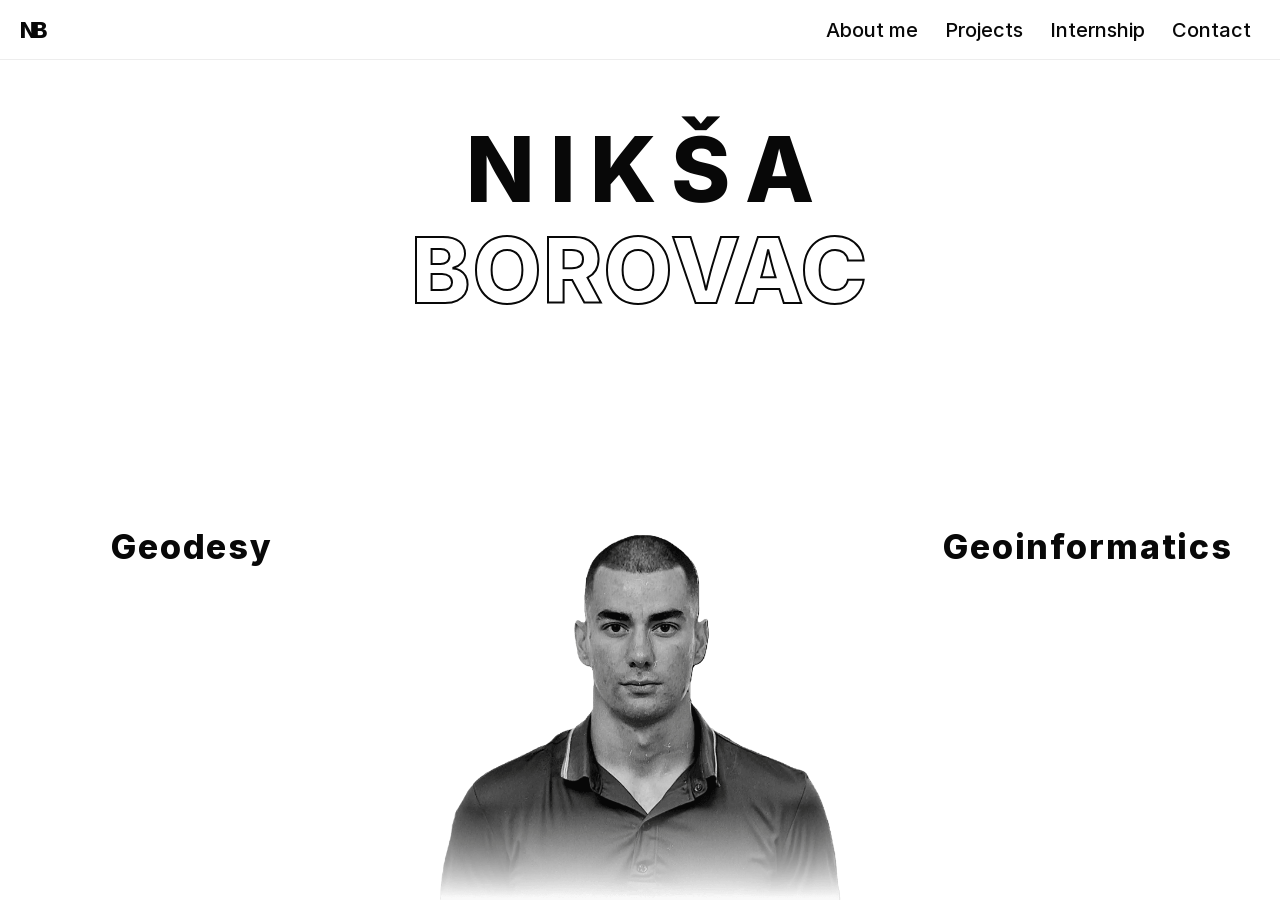
<file: index.html>
<!doctype html>
<html lang="en">
<head>
  <meta charset="utf-8">
  <meta name="viewport" content="width=device-width, initial-scale=1">
  <meta name="description" content="Geodesy, surveying, hydrography and geoinformatics. The portfolio of Nikša Borovac.">
  <meta name="theme-color" content="#ffffff">
  <meta property="og:title" content="Nikša Borovac">
  <meta property="og:description" content="Geodesy, surveying, hydrography and geoinformatics. The portfolio of Nikša Borovac.">
  <meta property="og:type" content="website">
  <title>Nikša Borovac</title>
  <link rel="icon" href="./favicon.svg" type="image/svg+xml">
  <link rel="stylesheet" href="./styles.css?v=home-4">
  <script src="./site.js" defer></script>
</head>
<body>
<a class="skip-link" href="#main">Skip to content</a>
<header class="site-header">
  <a class="monogram" href="./" aria-label="Nikša Borovac — home">NB</a>
  <nav class="site-nav" aria-label="Main navigation"><a href="./aboutme/">About me</a> <a href="./projects/">Projects</a> <a href="./internship/">Internship</a> <a href="./contact/">Contact</a></nav>
</header>
<main id="main" class="home-hero">
  <h1 class="hero-name"><span class="first-name">NIKŠA</span><span class="last-name">BOROVAC</span></h1>
  <img class="hero-portrait" src="./assets/portrait.png" width="1517" height="1593" alt="Portrait of Nikša Borovac" fetchpriority="high">
  <div class="discipline discipline-left" role="img" aria-label="Geodesy, Surveying, Hydrography, GNSS"><div class="discipline-track" aria-hidden="true"><span>Geodesy</span><span>Surveying</span><span>Hydrography</span><span>GNSS</span><span>Geodesy</span></div></div>
  <div class="discipline discipline-right" role="img" aria-label="Geoinformatics, Remote Sensing, Cartography, GIS"><div class="discipline-track" aria-hidden="true"><span>Geoinformatics</span><span>Remote Sensing</span><span>Cartography</span><span>GIS</span><span>Geoinformatics</span></div></div>
</main>

</body>
</html>
</file>
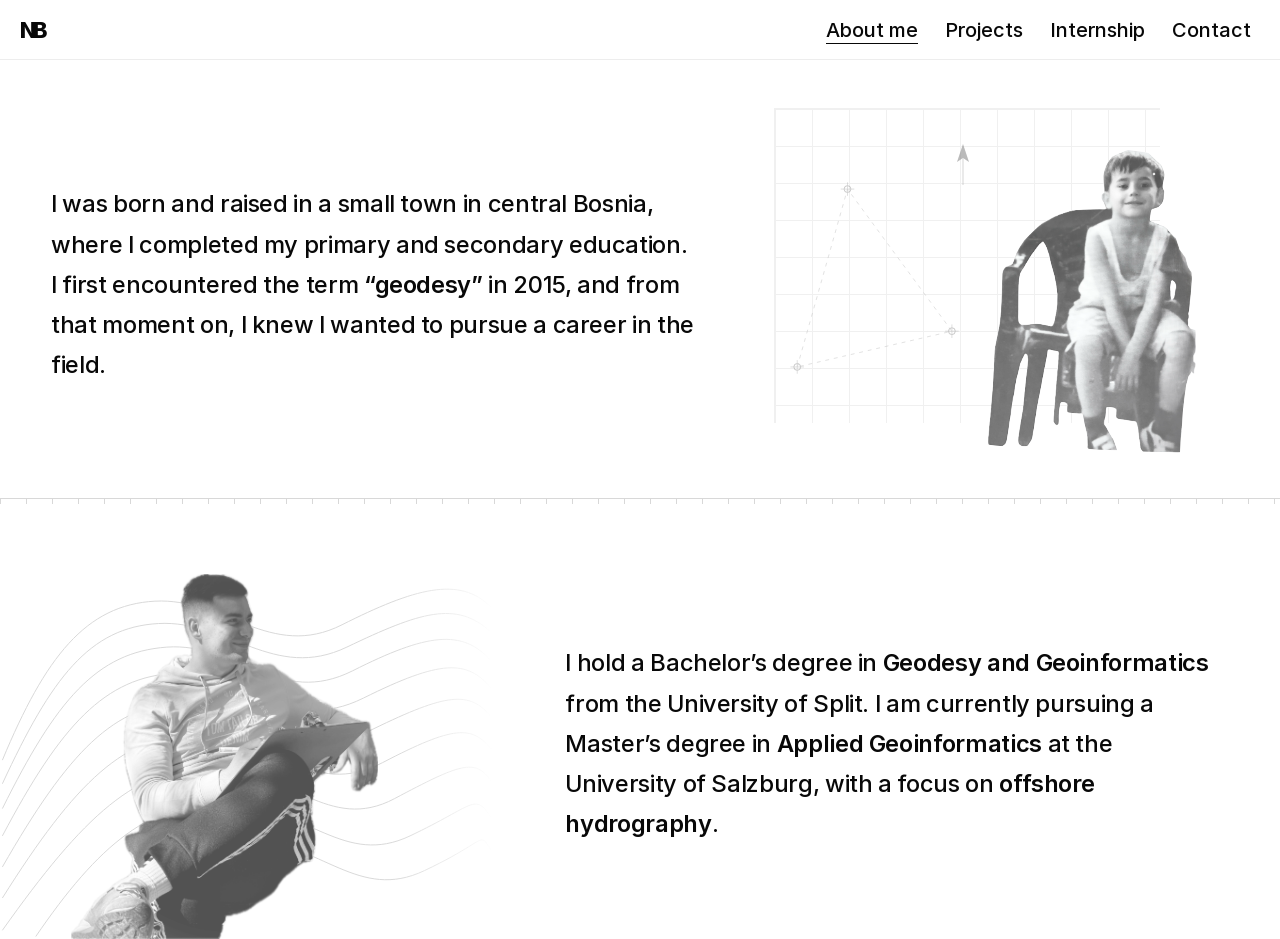
<file: aboutme/index.html>
<!doctype html>
<html lang="en">
<head>
  <meta charset="utf-8">
  <meta name="viewport" content="width=device-width, initial-scale=1">
  <meta name="description" content="Education, background and interests in geodesy, geoinformatics and hydrography.">
  <meta name="theme-color" content="#ffffff">
  <meta property="og:title" content="About me — Nikša Borovac">
  <meta property="og:description" content="Education, background and interests in geodesy, geoinformatics and hydrography.">
  <meta property="og:type" content="website">
  <title>About me — Nikša Borovac</title>
  <link rel="icon" href="../favicon.svg" type="image/svg+xml">
  <link rel="stylesheet" href="../styles.css?v=about-5">
  <script src="../site.js" defer></script>
</head>
<body>
<a class="skip-link" href="#main">Skip to content</a>
<header class="site-header">
  <a class="monogram" href="../" aria-label="Nikša Borovac — home">NB</a>
  <nav class="site-nav" aria-label="Main navigation"><a href="../aboutme/" aria-current="page">About me</a> <a href="../projects/">Projects</a> <a href="../internship/">Internship</a> <a href="../contact/">Contact</a></nav>
</header>
<main id="main" class="about-page">
  <h1 class="sr-only">About me</h1>
  <section class="story" aria-label="How it started">
    <p>I was born and raised in a small town in central Bosnia, where I completed my primary and secondary education. I first encountered the term <strong>“geodesy”</strong> in 2015, and from that moment on, I knew I wanted to pursue a career in the field.</p>
    <div class="story-picture">
      <svg class="story-photo-clip" width="0" height="0" aria-hidden="true" focusable="false"><defs><clipPath id="story-child-outline" clipPathUnits="objectBoundingBox"><path clip-rule="evenodd" d="M0.40515,0.82769 0.39813,0.82000 0.37705,0.82000 0.37002,0.84154 0.36768,0.88462 0.35597,0.88923 0.34192,0.87846 0.36534,0.66615 0.31850,0.66000 0.26932,0.82769 0.24590,0.92923 0.22248,0.95231 0.19672,0.95231 0.18267,0.94615 0.17799,0.93231 0.20141,0.84000 0.22482,0.69385 0.22248,0.67692 0.21077,0.67385 0.18970,0.70308 0.17096,0.75385 0.12646,0.94154 0.10773,0.95231 0.04215,0.94769 0.03981,0.93231 0.06323,0.77077 0.07026,0.66000 0.09133,0.59385 0.10070,0.54154 0.10773,0.42154 0.12178,0.40769 0.15457,0.39846 0.17096,0.36615 0.20609,0.32769 0.29274,0.27385 0.35597,0.25231 0.42623,0.23692 0.58314,0.23231 0.57611,0.21538 0.56440,0.20462 0.56440,0.18923 0.57611,0.18308 0.57143,0.13231 0.58548,0.10000 0.61358,0.07385 0.68618,0.05385 0.77283,0.06154 0.78454,0.06462 0.84309,0.10154 0.85714,0.12923 0.84778,0.16000 0.84778,0.17077 0.85480,0.17846 0.85012,0.21077 0.82904,0.22769 0.79625,0.23538 0.78923,0.26923 0.85714,0.28615 0.90867,0.32154 0.92506,0.35538 0.95316,0.38000 0.96487,0.40923 0.98126,0.42462 0.98361,0.43538 0.96487,0.58615 0.97658,0.59538 1.00000,0.60000 1.00000,0.66923 0.99532,0.66923 0.99063,0.67846 0.99063,0.69385 1.00000,0.69846 1.00000,0.71385 0.99532,0.71385 0.99297,0.73231 0.97658,0.72923 0.97424,0.73692 0.96721,0.73846 0.95550,0.76769 0.94145,0.84000 0.92740,0.97077 0.75410,0.96923 0.74239,0.95692 0.73302,0.90154 0.72365,0.87846 0.63700,0.86923 0.62998,0.86308 0.63232,0.84000 0.60422,0.83385 0.58782,0.83538 0.57845,0.88615 0.62061,0.93077 0.63700,0.96462 0.50585,0.96154 0.49883,0.95692 0.49883,0.92308 0.47775,0.85692 0.47541,0.85385 0.40984,0.85077 0.40515,0.84769Z M0.35831,0.52462 0.36066,0.49077 0.34895,0.44000 0.31148,0.35077 0.29742,0.33385 0.29040,0.33385 0.24356,0.37077 0.18970,0.42923 0.18267,0.46615 0.18267,0.57385 0.19438,0.58308 0.26932,0.58000 0.33489,0.58769 0.34895,0.56923Z M0.89930,0.45385 0.89461,0.45077 0.88525,0.45231 0.88525,0.50462 0.89696,0.50308 0.90164,0.49231 0.90632,0.46154Z"/></clipPath></defs></svg>
      <div class="story-survey-grid" aria-hidden="true"></div>
      <svg class="story-survey-geometry" viewBox="0 0 200 300" fill="none" aria-hidden="true" focusable="false"><path d="M20 242 72 58 180 205Z" stroke="#bbb" stroke-width=".8" stroke-dasharray="4 5"/><circle cx="20" cy="242" r="3.5" stroke="#999"/><circle cx="72" cy="58" r="3.5" stroke="#999"/><circle cx="180" cy="205" r="3.5" stroke="#999"/><path d="M13 242h14m-7-7v14M65 58h14m-7-7v14M173 205h14m-7-7v14" stroke="#aaa" stroke-width=".7"/></svg>
      <img class="story-child" style="clip-path: url(#story-child-outline)" src="../assets/childhood.jpg" alt="Nikša as a child" width="2688" height="4094">
      <svg class="story-north" viewBox="0 0 24 68" aria-hidden="true" focusable="false"><path d="M12 21 6 39 12 35 18 39Z" fill="#777"/><path d="M12 35V62" stroke="#999" stroke-width=".8"/></svg>
    </div>
  </section>
  <div class="story-separator" aria-hidden="true"></div>
  <section class="story story-second" aria-label="Education and interests">
    <div class="story-picture">
      <svg class="story-contours" viewBox="-2 -2 414 314" fill="none" stroke="currentColor" stroke-width=".8" preserveAspectRatio="none" aria-hidden="true" focusable="false"><path d="M0 168C36 85 70 43 128 40S225 88 285 59 384 19 410 45"/><path d="M0 187C41 102 73 61 131 58S228 105 289 77 381 39 410 65"/><path d="M0 207C45 120 79 81 138 77S232 126 294 96 386 62 410 88"/><path d="M0 229C49 140 86 101 145 98S238 149 303 118 390 87 410 110"/><path d="M0 254C55 162 94 122 153 122S249 172 311 143 392 112 410 133"/><path d="M0 279C61 186 103 146 165 147S259 200 319 170 394 140 410 159"/><path d="M0 305C68 213 113 172 177 174S274 227 329 199 397 166 410 185"/><path d="M28 310C80 237 125 199 191 203S287 254 342 229 396 194 410 214"/><path d="M65 310C99 266 142 227 205 231S299 282 354 257 399 225 410 240"/></svg>
      <img class="story-adult" src="../assets/about-portrait.png" alt="Nikša Borovac with a clipboard" width="2606" height="3103" loading="lazy">
    </div>
    <p>I hold a Bachelor’s degree in <strong>Geodesy and Geoinformatics</strong> from the University of Split. I am currently pursuing a Master’s degree in <strong>Applied Geoinformatics</strong> at the University of Salzburg, with a focus on <strong>offshore hydrography</strong>.</p>
  </section>
</main>

</body>
</html>
</file>
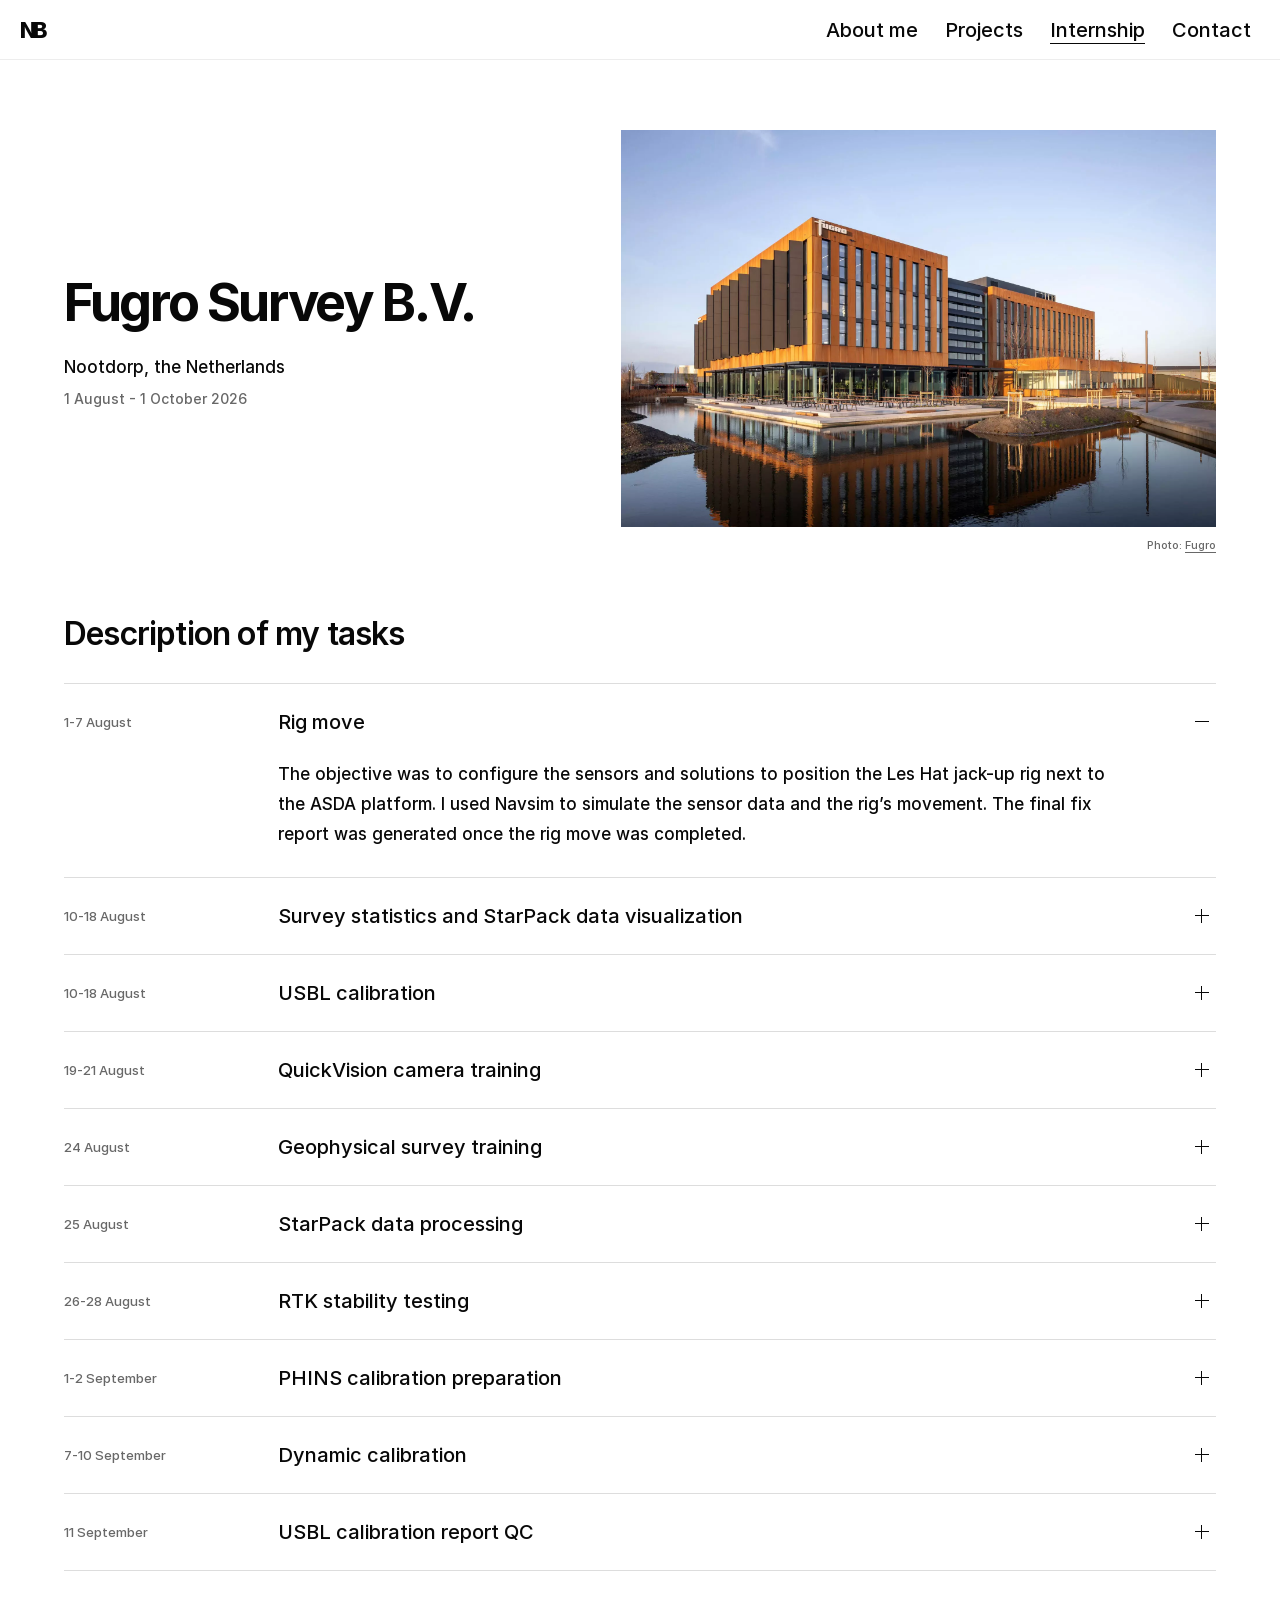
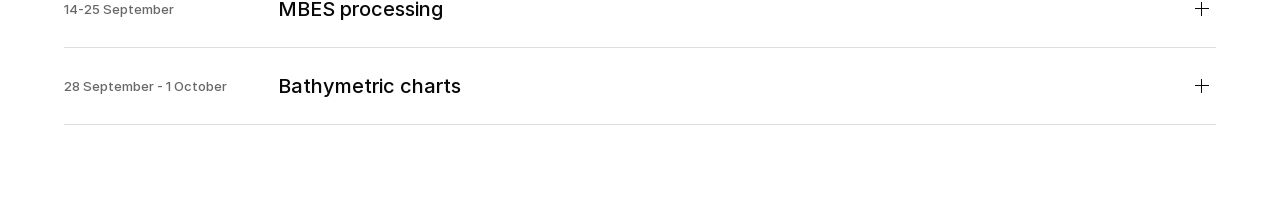
<file: internship/index.html>
<!doctype html>
<html lang="en">
<head>
  <meta charset="utf-8">
  <meta name="viewport" content="width=device-width, initial-scale=1">
  <meta name="description" content="Fugro Survey B.V. - Nootdorp, the Netherlands. 1 August - 1 October 2026.">
  <meta name="theme-color" content="#ffffff">
  <meta property="og:title" content="Internship - Nikša Borovac">
  <meta property="og:description" content="Fugro Survey B.V. - Nootdorp, the Netherlands. 1 August - 1 October 2026.">
  <meta property="og:type" content="website">
  <title>Internship - Nikša Borovac</title>
  <link rel="icon" href="../favicon.svg" type="image/svg+xml">
  <link rel="stylesheet" href="../styles.css?v=internship-2">
  <script src="../site.js" defer></script>
</head>
<body>
<a class="skip-link" href="#main">Skip to content</a>
<header class="site-header">
  <a class="monogram" href="../" aria-label="Nikša Borovac — home">NB</a>
  <nav class="site-nav" aria-label="Main navigation"><a href="../aboutme/">About me</a> <a href="../projects/">Projects</a> <a href="../internship/" aria-current="page">Internship</a> <a href="../contact/">Contact</a></nav>
</header>
<main id="main" class="internship-page">
  <section class="internship-hero" aria-labelledby="internship-heading">
    <div class="internship-intro">
      <h1 id="internship-heading">Fugro Survey B.V.</h1>
      <p class="internship-location">Nootdorp, the Netherlands</p>
      <p class="internship-period">1 August - 1 October 2026</p>
    </div>
    <figure class="internship-photo">
      <img src="../assets/internship/fugro-nootdorp.webp" alt="Fugro office building in Nootdorp, the Netherlands" width="2048" height="1366" fetchpriority="high">
      <figcaption>Photo: <a href="https://www.fugro.com/contact/locations/netherlands" target="_blank" rel="noopener noreferrer">Fugro</a></figcaption>
    </figure>
  </section>
  <section class="internship-tasks" aria-labelledby="internship-tasks-heading">
    <h2 id="internship-tasks-heading">Description of my tasks</h2>
    <details class="internship-task" name="internship-tasks" open>
  <summary><span class="internship-task-date">1-7 August</span><span class="internship-task-title">Rig move</span><span class="internship-task-toggle" aria-hidden="true"></span></summary>
  <div class="internship-task-copy"><p>The objective was to configure the sensors and solutions to position the Les Hat jack-up rig next to the ASDA platform. I used Navsim to simulate the sensor data and the rig’s movement. The final fix report was generated once the rig move was completed.</p></div>
</details><details class="internship-task" name="internship-tasks">
  <summary><span class="internship-task-date">10-18 August</span><span class="internship-task-title">Survey statistics and StarPack data visualization</span><span class="internship-task-toggle" aria-hidden="true"></span></summary>
  <div class="internship-task-copy"><p>I processed logged GNSS data from different StarPack positioning algorithms using Excel. The supplied reference point was used to derive horizontal and 3D position errors. The results were summarized using standard deviation and RMSE, with the position errors visualized in scatter plots.</p></div>
</details><details class="internship-task" name="internship-tasks">
  <summary><span class="internship-task-date">10-18 August</span><span class="internship-task-title">USBL calibration</span><span class="internship-task-toggle" aria-hidden="true"></span></summary>
  <div class="internship-task-copy"><p>I configured the Starfix project and selected Extended Cardinal Point as the calibration method. Navsim was used to simulate the survey data. I compared the scatter plots before and after calibration and applied the correction values. The USBL calibration report was generated as the final output.</p></div>
</details><details class="internship-task" name="internship-tasks">
  <summary><span class="internship-task-date">19-21 August</span><span class="internship-task-title">QuickVision camera training</span><span class="internship-task-toggle" aria-hidden="true"></span></summary>
  <div class="internship-task-copy"><p>I supported the training of the offshore crew after being lectured about the QuickVision camera. My first duty was to present the camera and its benefits. In the practical part, I connected the devices explained during the presentation.</p></div>
</details><details class="internship-task" name="internship-tasks">
  <summary><span class="internship-task-date">24 August</span><span class="internship-task-title">Geophysical survey training</span><span class="internship-task-toggle" aria-hidden="true"></span></summary>
  <div class="internship-task-copy"><p>I was introduced to seismic reflection and refraction surveys, together with the instruments used for them. During the workshop visit, I was shown damaged equipment and the causes of its breakdowns.</p></div>
</details><details class="internship-task" name="internship-tasks">
  <summary><span class="internship-task-date">25 August</span><span class="internship-task-title">StarPack data processing</span><span class="internship-task-toggle" aria-hidden="true"></span></summary>
  <div class="internship-task-copy"><p>I downloaded the logged StarPack data and used SPEXPORT to extract the GNSS records from eight .spm files. The resulting .rt27 file was converted to RINEX using Trimble Convert to RINEX. I uploaded the RINEX file to CSRS-PPP to derive the final PPP positions.</p></div>
</details><details class="internship-task" name="internship-tasks">
  <summary><span class="internship-task-date">26-28 August</span><span class="internship-task-title">RTK stability testing</span><span class="internship-task-toggle" aria-hidden="true"></span></summary>
  <div class="internship-task-copy"><p>My mentor and I tested the Septentrio GNSS receiver’s position stability and CPU load at different output frequencies. RxControl was used to configure the receivers and adjust their output. The position records remained stable, but the CPU load reached 100% at 100 Hz. We therefore selected a 50 Hz output, which resulted in approximately 70% CPU load.</p></div>
</details><details class="internship-task" name="internship-tasks">
  <summary><span class="internship-task-date">1-2 September</span><span class="internship-task-title">PHINS calibration preparation</span><span class="internship-task-toggle" aria-hidden="true"></span></summary>
  <div class="internship-task-copy"><p>I physically connected the sensors and configured them using their designated software. I set up the DVL parameters in BBTALK and used the PHINS web interface to define input/output ports and lever arms. The final step was to integrate the sensors in Starfix and validate the configuration, with the heading standard deviation below 0.1 degrees.</p></div>
</details><details class="internship-task" name="internship-tasks">
  <summary><span class="internship-task-date">7-10 September</span><span class="internship-task-title">Dynamic calibration</span><span class="internship-task-toggle" aria-hidden="true"></span></summary>
  <div class="internship-task-copy"><p>The objective was to calculate C-O (Computed-Observed) corrections for Octans measurements. I used GrafNav to derive the baselines between the GNSS antennas and imported them into Excel together with their offsets from the CRP. The computed results and observed Octans values were checked in VBAProc, which is part of the Starfix suite. I submitted the generated report as a benchmark for testing Fugro’s software that automates this process.</p></div>
</details><details class="internship-task" name="internship-tasks">
  <summary><span class="internship-task-date">11 September</span><span class="internship-task-title">USBL calibration report QC</span><span class="internship-task-toggle" aria-hidden="true"></span></summary>
  <div class="internship-task-copy"><p>I was shown how to thoroughly validate USBL calibration reports and which parameters require extra care. Several reports were compared systematically so I could understand the QC process more easily.</p></div>
</details><details class="internship-task" name="internship-tasks">
  <summary><span class="internship-task-date">14-25 September</span><span class="internship-task-title">MBES processing</span><span class="internship-task-toggle" aria-hidden="true"></span></summary>
  <div class="internship-task-copy"><p>I processed the MBES data in EIVA’s NaviEdit and generated DTMs with 0.25 and 0.1 m resolutions in NaviModel. The DTMs combined all surveying blocks. I used the S-Scan automated cleaning tool and Point Editor for possible manual corrections. The processed data were exported as .xyz files and GeoTIFF images.</p></div>
</details><details class="internship-task" name="internship-tasks">
  <summary><span class="internship-task-date">28 September - 1 October</span><span class="internship-task-title">Bathymetric charts</span><span class="internship-task-toggle" aria-hidden="true"></span></summary>
  <div class="internship-task-copy"><p>The objective was to create three bathymetric charts for a wind farm in the North Sea near the English shore. I used ArcGIS Pro’s Map Series to automate the process, as the original project required 95 charts. The layout’s information was edited using dynamic text. I did not manage to complete the keyplan overview and detail maps before my internship finished.</p></div>
</details>
  </section>
</main>

</body>
</html>
</file>
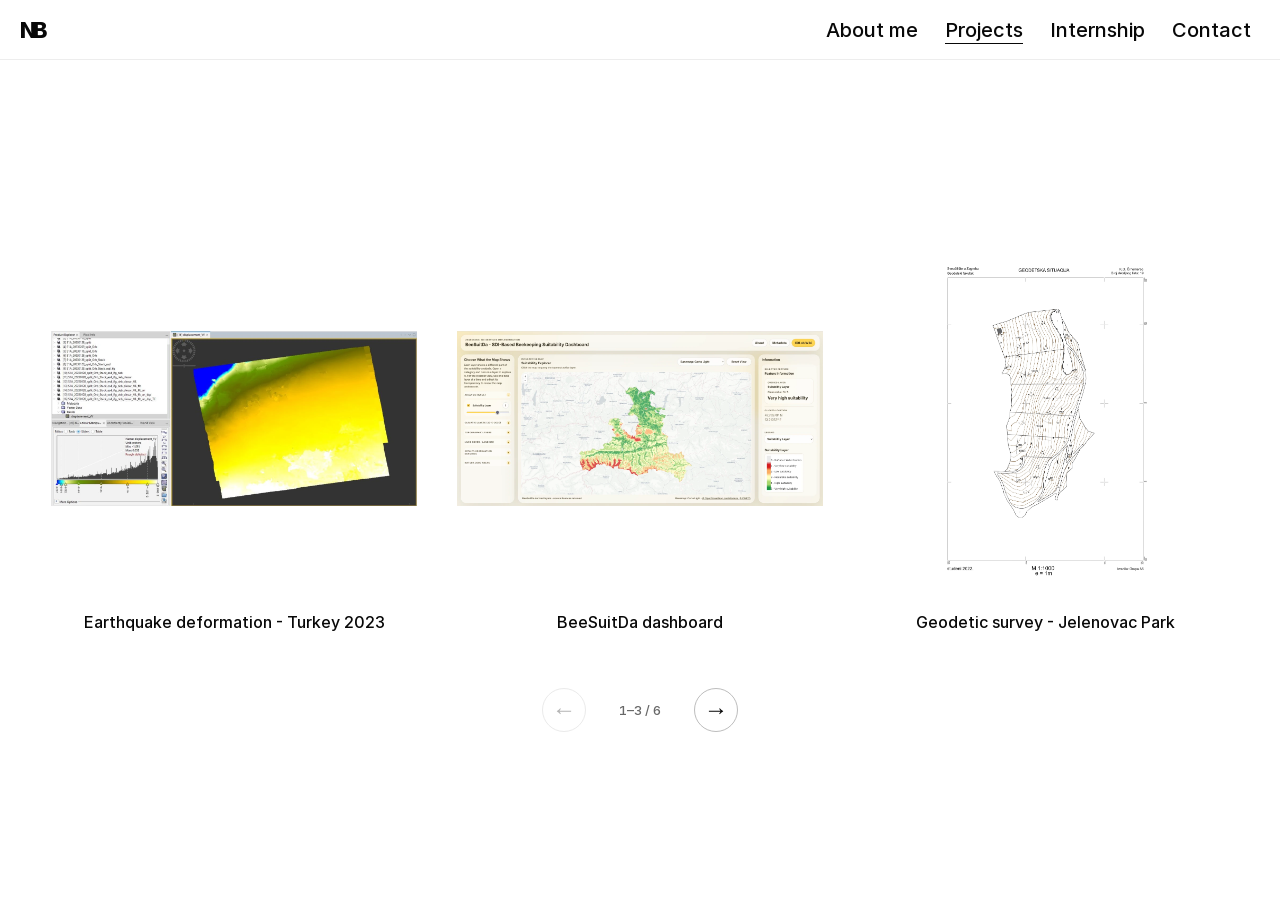
<file: projects/index.html>
<!doctype html>
<html lang="en">
<head>
  <meta charset="utf-8">
  <meta name="viewport" content="width=device-width, initial-scale=1">
  <meta name="description" content="Selected projects and practical experience.">
  <meta name="theme-color" content="#ffffff">
  <meta property="og:title" content="Projects — Nikša Borovac">
  <meta property="og:description" content="Selected projects and practical experience.">
  <meta property="og:type" content="website">
  <title>Projects — Nikša Borovac</title>
  <link rel="icon" href="../favicon.svg" type="image/svg+xml">
  <link rel="stylesheet" href="../styles.css?v=internship-2">
  <script src="../site.js?v=reports-1" defer></script>
</head>
<body>
<a class="skip-link" href="#main">Skip to content</a>
<header class="site-header">
  <a class="monogram" href="../" aria-label="Nikša Borovac — home">NB</a>
  <nav class="site-nav" aria-label="Main navigation"><a href="../aboutme/">About me</a> <a href="../projects/" aria-current="page">Projects</a> <a href="../internship/">Internship</a> <a href="../contact/">Contact</a></nav>
</header>
<main id="main" class="gallery-page">
  <h1 class="sr-only">Projects</h1>
  <div class="gallery-window" id="project-gallery" role="region" aria-label="Projects" aria-roledescription="carousel" tabindex="0">
    <div class="project-track"><ul class="gallery-group"><li class="project-card"><a class="project-detail-trigger" href="../assets/projects/earthquake-displacement.webp" data-document="Earthquake deformation - Turkey 2023" data-description="The goal of the project was to create and interpret interferometric products using Sentinel-1 SAR datasets. The chosen earthquake occurred in Turkey, close to the Syrian border, on 6 February 2023. For the technical part, SNAP open-source software developed by the European Space Agency (ESA) was used. A differential interferogram and displacement map were created to highlight surface deformation related to the earthquake. The images used for this interferogram were acquired before and after the earthquake. A topographic interferogram and digital elevation model (DEM) were then created to represent the topographic phase before the earthquake occurred." data-images="[{&quot;src&quot;: &quot;../assets/projects/earthquake-displacement.webp&quot;, &quot;alt&quot;: &quot;Sentinel-1 surface displacement result in SNAP&quot;, &quot;caption&quot;: &quot;Displacement map in SNAP&quot;}, {&quot;src&quot;: &quot;../assets/projects/earthquake-elevation.webp&quot;, &quot;alt&quot;: &quot;Digital elevation model derived from Sentinel-1 SAR data in SNAP&quot;, &quot;caption&quot;: &quot;Digital elevation model in SNAP&quot;}]" data-report="../assets/reports/Earthquake_Turkey.pdf" aria-label="View Earthquake deformation - Turkey 2023" aria-haspopup="dialog"><figure>
  <div class="document-preview"><img src="../assets/projects/earthquake-displacement.webp" alt="Sentinel-1 surface displacement result in SNAP" decoding="async"></div>
  <figcaption>Earthquake deformation - Turkey 2023</figcaption>
</figure></a></li><li class="project-card"><a class="project-detail-trigger" href="../assets/projects/beesuitda-dashboard.webp" data-document="BeeSuitDa dashboard" data-description="This project aimed to identify optimal areas for the establishment of apiaries within Land Salzburg. The analysis was carried out using QGIS and Python, with results stored in a Windows network share. The input variables were harmonized in a reproducible preprocessing workflow and combined through a weighted multi-criteria analysis to produce a regional suitability map. The layers were then published as Web Map Services (WMS) using GeoServer. The metadata were created in GeoNetwork according to the ISO 19115:2003 standard for metadata schema and the ISO 19139:2007 standard for XML encoding. The processed data were integrated into a web-based dashboard developed with React and OpenLayers." data-images="[{&quot;src&quot;: &quot;../assets/projects/beesuitda-dashboard.webp&quot;, &quot;alt&quot;: &quot;BeeSuitDa dashboard displaying beekeeping suitability in Land Salzburg&quot;, &quot;caption&quot;: &quot;BeeSuitDa dashboard&quot;}, {&quot;src&quot;: &quot;../assets/projects/beesuitda-architecture.webp&quot;, &quot;alt&quot;: &quot;BeeSuitDa SDI architecture connecting data processing, web services and the dashboard&quot;, &quot;caption&quot;: &quot;SDI architecture&quot;}]" data-report="../assets/reports/BeeSuitDa.pdf" aria-label="View BeeSuitDa dashboard" aria-haspopup="dialog"><figure>
  <div class="document-preview"><img src="../assets/projects/beesuitda-dashboard.webp" alt="BeeSuitDa dashboard displaying beekeeping suitability in Land Salzburg" decoding="async"></div>
  <figcaption>BeeSuitDa dashboard</figcaption>
</figure></a></li><li class="project-card"><a class="project-detail-trigger" href="../assets/jelenovac-park.png" data-document="Geodetic survey - Jelenovac Park" data-description="Our six-person team surveyed 579 points using a total station and GNSS RTK. The measurements were used to prepare a 1:1,000 topographic plan with 1 m contours in AutoCAD. Cadastral documentation was also prepared for the subdivision of one parcel into six new parcels." aria-label="View Geodetic survey - Jelenovac Park" aria-haspopup="dialog"><figure>
  <div class="document-preview"><img src="../assets/jelenovac-park.png" alt="Geodetic survey - Jelenovac Park" decoding="async"></div>
  <figcaption>Geodetic survey - Jelenovac Park</figcaption>
</figure></a></li><li class="project-card"><a class="project-detail-trigger" href="../assets/polygonal-traverse.png" data-document="Traverse survey - Kačićeva to Savska" data-description="Our six-person team established a traverse connected to existing control at both ends to determine the coordinates and heights of two new survey points. The adjusted horizontal coordinates were expressed in HTRS96/TM. The horizontal misclosure was 0.102 m, within the 0.208 m tolerance. The final traverse plan was drawn at 1:2,000." aria-label="View Traverse survey - Kačićeva to Savska" aria-haspopup="dialog"><figure>
  <div class="document-preview"><img src="../assets/polygonal-traverse.png" alt="Traverse survey - Kačićeva to Savska" decoding="async"></div>
  <figcaption>Traverse survey - Kačićeva to Savska</figcaption>
</figure></a></li><li class="project-card"><a class="project-detail-trigger" href="../assets/mimara-museum.png" data-document="Detailed Levelling - Mimara Museum" data-description="Our six-person team used a Leica NA724 level to measure a closed levelling loop around the museum and survey five cross-sections at the nearby playground. The loop had a misclosure of 5 mm, within the 25 mm tolerance. Adjusted elevations were used to prepare the levelling plan and cross-section drawings." aria-label="View Detailed Levelling - Mimara Museum" aria-haspopup="dialog"><figure>
  <div class="document-preview"><img src="../assets/mimara-museum.png" alt="Detailed Levelling - Mimara Museum" decoding="async"></div>
  <figcaption>Detailed Levelling - Mimara Museum</figcaption>
</figure></a></li><li class="project-card"><a class="project-detail-trigger" href="../assets/precise-leveling.png" data-document="Precise levelling - Klaićeva and Medulićeva" data-description="Using a WILD NA2 level with invar staffs, our six-person team determined the elevation of working benchmark D. The route was measured in both directions between two existing benchmarks. Processing in Excel gave an adjusted elevation of 119.2105 m. The levelling misclosure was 0.2 mm, within the 1.6 mm tolerance." aria-label="View Precise levelling - Klaićeva and Medulićeva" aria-haspopup="dialog"><figure>
  <div class="document-preview"><img src="../assets/precise-leveling.png" alt="Precise levelling - Klaićeva and Medulićeva" decoding="async"></div>
  <figcaption>Precise levelling - Klaićeva and Medulićeva</figcaption>
</figure></a></li></ul></div>
  </div>
  <div class="gallery-controls" hidden>
    <button class="gallery-arrow" type="button" data-gallery-previous aria-label="Previous projects" aria-controls="project-gallery">←</button>
    <span class="gallery-position" data-gallery-position aria-live="polite" aria-atomic="true"></span>
    <button class="gallery-arrow" type="button" data-gallery-next aria-label="Next projects" aria-controls="project-gallery">→</button>
  </div>
</main>
<dialog class="lightbox project-lightbox" aria-labelledby="document-title" aria-describedby="project-description">
  <div class="lightbox-top project-lightbox-top"><button class="lightbox-close" type="button" aria-label="Close project">Close ×</button></div>
  <div class="project-lightbox-body">
    <figure class="project-lightbox-figure">
      <img class="lightbox-image" alt="">
      <figcaption class="project-image-controls" hidden>
        <button class="image-arrow" type="button" data-image-previous aria-label="Previous project image">←</button>
        <span class="project-image-caption" aria-live="polite"></span>
        <button class="image-arrow" type="button" data-image-next aria-label="Next project image">→</button>
      </figcaption>
    </figure>
    <section class="project-lightbox-copy">
      <h2 class="lightbox-title" id="document-title"></h2>
      <p class="project-description" id="project-description"></p>
      <a class="project-report" target="_blank" rel="noopener noreferrer" hidden>View report (PDF)</a>
    </section>
  </div>
</dialog>
</body>
</html>
</file>
<file: styles.css>
@import url('./assets/fonts.css');

:root { color-scheme: light; --ink: #080808; --muted: #686868; --line: #ededed; }
* { box-sizing: border-box; }
html { scroll-behavior: smooth; }
body { margin: 0; color: var(--ink); background: #fff; font-family: Inter, Arial, sans-serif; font-weight: 500; -webkit-font-smoothing: antialiased; }
a { color: inherit; }
button, input, textarea { font: inherit; }
button, a, input, textarea { -webkit-tap-highlight-color: transparent; }
a:focus-visible, button:focus-visible, input:focus-visible, textarea:focus-visible { outline: 2px solid #167aaf; outline-offset: 5px; }
img { display: block; max-width: 100%; height: auto; }
.skip-link { position: fixed; left: 20px; top: -70px; padding: 12px 18px; background: #080808; color: #fff; z-index: 20; }
.skip-link:focus { top: 10px; }
.site-header { height: 60px; border-bottom: 1px solid var(--line); display: flex; justify-content: space-between; align-items: center; padding: 0 29px 0 20px; gap: 25px; background: #fff; position: relative; z-index: 5; }
.monogram { font-weight: 800; letter-spacing: -.12em; text-decoration: none; font-size: 22px; padding-right: 4px; }
.site-nav { display: flex; align-items: center; gap: 27px; }
.site-nav a { font-size: 20px; line-height: 1.3; text-decoration: none; text-underline-offset: 6px; }
.site-nav a:hover, .site-nav a[aria-current='page'] { text-decoration: underline; text-decoration-thickness: 1px; }
.home-hero { position: relative; height: calc(100svh - 60px); min-height: 660px; max-height: 980px; overflow: hidden; isolation: isolate; }
.hero-name { position: absolute; top: 60px; width: 100%; text-align: center; margin: 0; font-size: 90px; font-weight: 800; line-height: 1.12; }
.hero-name span { display: block; }
.hero-name .first-name { letter-spacing: .16em; padding-left: .16em; }
.hero-name .last-name { letter-spacing: .015em; color: #fff; -webkit-text-stroke: 2px #080808; }
.hero-portrait { position: absolute; width: 446px; max-width: 58vw; bottom: 0; left: 50%; transform: translateX(-50%); z-index: 1; }
.discipline { position: absolute; top: 58%; transform: translateY(-50%); height: 1.45em; overflow: hidden; width: 30%; font-size: clamp(20px, 2.65vw, 36px); letter-spacing: .055em; font-weight: 800; line-height: 1.45; text-align: center; }
.discipline-left { left: 0; }
.discipline-right { right: 0; }
.discipline-track { display: flex; flex-direction: column; animation: disciplines 8s infinite; }
@keyframes disciplines { 0%, 17.5% { transform: translateY(0); } 25%, 42.5% { transform: translateY(-20%); } 50%, 67.5% { transform: translateY(-40%); } 75%, 92.5% { transform: translateY(-60%); } 100% { transform: translateY(-80%); } }
.about-page { --about-edge: clamp(24px, 4vw, 80px); width: 100%; min-height: calc(100svh - 60px); margin: 0 auto; padding: 28px var(--about-edge) 0; display: flex; flex-direction: column; overflow: hidden; }
.story { position: relative; display: grid; grid-template-columns: 1.28fr .9fr; align-items: center; gap: 76px; min-height: 400px; padding: 20px 0 28px; }
.story p { font-size: clamp(20px, 1.85vw, 24px); font-weight: 400; line-height: 1.7; letter-spacing: -.015em; text-align: left; margin: 0; }
.story strong { font-weight: 600; }
.story-picture { --child-right: 21px; --survey-width: calc(100% - 216.67px - var(--child-right) - 16px); position: relative; height: 354px; isolation: isolate; }
.story-photo-clip { position: absolute; width: 0; height: 0; overflow: hidden; }
.story img { position: absolute; z-index: 2; width: auto; max-width: 100%; object-fit: contain; }
.story-child { height: 330px; right: calc(var(--child-right) + 12px); bottom: 0; opacity: 1; filter: invert(1) brightness(.74) invert(1); }
.story-survey-grid { position: absolute; width: calc(100% - var(--child-right) - 48px); height: 315px; left: 0; top: 0; z-index: 0; background-image: linear-gradient(#f0f0f0 .7px, transparent .7px), linear-gradient(90deg, #f0f0f0 .7px, transparent .7px); background-size: 37px 37px; border-top: 1px solid #f0f0f0; border-left: 1px solid #f0f0f0; }
.story-survey-geometry { position: absolute; left: 0; top: 25px; width: var(--survey-width); height: 290px; z-index: 1; opacity: .55; }
.story-north { position: absolute; left: calc(var(--survey-width) - 24px); top: 15px; width: 24px; height: 68px; z-index: 3; opacity: .5; }
.story-separator { width: calc(100% + 2 * var(--about-edge)); height: 20px; flex-shrink: 0; position: relative; border-top: 1px solid #d8d8d8; margin: 8px calc(-1 * var(--about-edge)) 15px; }
.story-separator::before { content: ''; position: absolute; top: 0; left: 0; width: 100%; height: 5px; background: repeating-linear-gradient(90deg, #d8d8d8 0, #d8d8d8 1px, transparent 1px, transparent 26px); }
.story-second { grid-template-columns: .88fr 1.32fr; gap: 72px; min-height: 406px; padding: 16px 0 0; flex: 1; }
.story-second .story-picture { height: 390px; align-self: end; }
.story .story-adult { width: min(100%, 306.54px); height: auto; left: 20px; bottom: 0; opacity: 1; filter: grayscale(1) invert(1) brightness(.68) invert(1); }
.story-contours { position: absolute; left: calc(-1 * var(--about-edge)); bottom: 0; width: calc(100% + var(--about-edge)); max-width: none; height: 100%; color: #d8d8d8; mask-image: linear-gradient(to right, #000 80%, transparent); z-index: 0; }
body:has(.gallery-page) { min-height: 100svh; display: flex; flex-direction: column; }
body:has(.gallery-page) .site-header { flex-shrink: 0; }
.gallery-page { --gallery-columns: 3; --gallery-gap: 40px; --gallery-edge: clamp(24px, 4vw, 72px); container-type: inline-size; flex: 1; min-height: 0; display: flex; flex-direction: column; justify-content: center; overflow: hidden; padding: 55px 0 40px; }
.gallery-window { overflow-x: auto; width: 100%; scroll-snap-type: x mandatory; scroll-padding-inline: var(--gallery-edge); overscroll-behavior-x: contain; }
.gallery-window.is-ready { scrollbar-width: none; }
.gallery-window.is-ready::-webkit-scrollbar { display: none; }
.project-track { display: flex; width: max-content; padding: 10px 0; }
.gallery-group { position: relative; display: flex; flex-shrink: 0; gap: var(--gallery-gap); padding: 0 var(--gallery-edge); margin: 0; list-style: none; }
.project-card { width: calc((100cqw - 2 * var(--gallery-edge) - (var(--gallery-columns) - 1) * var(--gallery-gap)) / var(--gallery-columns)); flex: 0 0 auto; scroll-snap-align: start; }
.project-card figure { margin: 0; }
.project-detail-trigger { display: block; color: inherit; text-decoration: none; }
.project-detail-trigger:hover figcaption { text-decoration: underline; text-underline-offset: 5px; }
.document-preview { display: flex; justify-content: center; align-items: center; width: 100%; height: 330px; text-decoration: none; transition: opacity .2s; }
.document-preview:hover { opacity: .72; }
.document-preview img { max-height: 100%; width: 100%; height: 100%; object-fit: contain; }
.project-card figcaption { min-height: 70px; font-size: 16px; text-align: center; line-height: 1.45; padding-top: 27px; }
.gallery-controls { margin-top: 24px; display: flex; justify-content: center; align-items: center; gap: 20px; }
.gallery-controls[hidden], .project-image-controls[hidden] { display: none; }
.gallery-arrow, .image-arrow { display: inline-flex; justify-content: center; align-items: center; width: 44px; height: 44px; border: 1px solid #bdbdbd; border-radius: 50%; background: #fff; color: var(--ink); font-size: 24px; line-height: 1; cursor: pointer; transition: background .15s, color .15s; }
.gallery-arrow:hover:not(:disabled), .image-arrow:hover { background: var(--ink); color: #fff; border-color: var(--ink); }
.gallery-arrow:disabled { opacity: .3; cursor: default; }
.gallery-position { color: var(--muted); font-size: 13px; min-width: 68px; text-align: center; font-variant-numeric: tabular-nums; }
.internship-page { max-width: 1440px; margin: 0 auto; padding: 70px clamp(24px, 5vw, 80px) 80px; }
.internship-hero { display: grid; grid-template-columns: minmax(0, .9fr) minmax(0, 1.1fr); align-items: center; gap: 70px; padding-bottom: 60px; }
.internship-intro h1 { margin: 0 0 24px; font-size: clamp(38px, 4.1vw, 58px); line-height: 1.08; letter-spacing: -.045em; font-weight: 700; }
.internship-location { margin: 0 0 8px; font-size: 17px; line-height: 1.5; }
.internship-period { margin: 0; font-size: 14px; color: var(--muted); line-height: 1.5; }
.internship-photo { margin: 0; min-width: 0; }
.internship-photo img { width: 100%; height: auto; }
.internship-photo figcaption { margin-top: 10px; font-size: 11px; line-height: 1.5; color: var(--muted); text-align: right; }
.internship-photo a { text-underline-offset: 3px; }
.internship-tasks h2 { margin: 0 0 28px; font-size: clamp(25px, 2.5vw, 32px); font-weight: 600; line-height: 1.3; letter-spacing: -.025em; }
.internship-task { border-top: 1px solid #ddd; }
.internship-task:last-child { border-bottom: 1px solid #ddd; }
.internship-task summary { display: grid; grid-template-columns: 190px minmax(0, 1fr) 24px; align-items: center; gap: 24px; padding: 24px 0; cursor: pointer; list-style: none; }
.internship-task summary::-webkit-details-marker { display: none; }
.internship-task summary:focus-visible { outline: 2px solid var(--ink); outline-offset: 5px; }
.internship-task-date { font-size: 13px; line-height: 1.6; color: var(--muted); font-weight: 400; }
.internship-task-title { font-size: 20px; line-height: 1.4; font-weight: 500; }
.internship-task-toggle { position: relative; width: 20px; height: 20px; }
.internship-task-toggle::before, .internship-task-toggle::after { content: ''; position: absolute; background: currentColor; }
.internship-task-toggle::before { top: 9px; left: 3px; width: 14px; height: 1px; }
.internship-task-toggle::after { top: 3px; left: 9px; width: 1px; height: 14px; }
.internship-task[open] .internship-task-toggle::after { display: none; }
.internship-task-copy { padding: 0 48px 28px 214px; }
.internship-task-copy p { max-width: 78ch; margin: 0; font-size: 17px; font-weight: 400; line-height: 1.75; }
body:has(.contact-page) { display: flex; flex-direction: column; min-height: 100svh; }
body:has(.contact-page) .site-header { flex-shrink: 0; }
.contact-page { --contact-max-width: 1180px; --contact-form-width: 420px; --contact-gap: clamp(60px, 10vw, 145px); --contact-bleed: max(35px, calc((100vw - var(--contact-max-width)) / 2 + 35px)); display: flex; flex-direction: column; flex: 1; gap: 24px; width: 100%; max-width: var(--contact-max-width); margin: 0 auto; padding: clamp(24px, 8svh, 87px) 35px 0; }
.contact-grid { display: grid; grid-template-columns: minmax(0, 1fr) var(--contact-form-width); gap: var(--contact-gap); align-items: start; }
.contact-details { text-align: center; padding-top: 31px; }
.contact-details h1 { margin: 0 0 12px; font-size: 32px; font-weight: 700; }
.contact-details .intro { font-size: 18px; line-height: 1.45; letter-spacing: .035em; max-width: 390px; margin: 0 auto; }
.email-block { margin-top: 70px; font-size: 22px; letter-spacing: .03em; }
.email-block p { margin: 0 0 8px; font-weight: 700; }
.email-block a { color: #179cce; text-underline-offset: 3px; overflow-wrap: anywhere; }
.email-row { display: inline-flex; align-items: center; gap: 10px; max-width: 100%; }
.email-row a { min-width: 0; }
.copy-email { display: inline-flex; flex: 0 0 32px; align-items: center; justify-content: center; width: 32px; height: 32px; padding: 0; border: 1px solid #d8d8d8; border-radius: 6px; background: #fff; color: var(--ink); cursor: pointer; }
.copy-email:hover { background: #f5f5f5; border-color: var(--ink); }
.email-block .copy-status { min-height: 18px; margin: 8px 0 0; font-size: 12px; line-height: 1.5; font-weight: 400; letter-spacing: 0; color: var(--muted); }
.location { margin-top: 100px; font-size: 23px; letter-spacing: .03em; font-weight: 600; }
.contact-details .location { margin-bottom: 0; }
.contact-bathymetry { display: block; flex-shrink: 0; width: calc(100% - var(--contact-form-width) - var(--contact-gap) + var(--contact-bleed)); max-width: none; height: 120px; margin: auto 0 0 calc(-1 * var(--contact-bleed)); color: #bcbcbc; mask-image: linear-gradient(to right, #000 70%, transparent); pointer-events: none; }
.contact-form-card { padding: 30px 32px 34px; border: 1px solid var(--ink); border-radius: 8px; }
.contact-form-card h2 { margin: 0 0 22px; font-size: 32px; font-weight: 700; letter-spacing: -.03em; }
.contact-form { display: flex; flex-direction: column; gap: 16px; }
.contact-form input, .contact-form textarea { width: 100%; background: #f5f5f5; padding: 13px 16px; border: 0; border-radius: 8px; font-size: 15px; line-height: 1.3; color: #080808; }
.contact-form textarea { resize: vertical; min-height: 120px; }
.contact-form button { background: #080808; color: #fff; border: 0; border-radius: 8px; padding: 13px 24px; font-size: 14px; font-weight: 600; cursor: pointer; }
.contact-form button:hover { background: #333; }
.contact-form button:disabled { cursor: wait; opacity: .65; }
.contact-form .form-honeypot { display: none; }
.form-feedback { display: none; margin: 0; font-size: 13px; color: var(--muted); line-height: 1.5; }
.form-feedback[data-fs-active] { display: block; }
.contact-form [aria-invalid='true'] { outline: 1px solid var(--ink); outline-offset: 2px; }
.lightbox { border: 0; padding: 0; background: #fff; width: min(94vw, 1350px); max-width: 94vw; max-height: 94svh; overflow: auto; }
.lightbox::backdrop { background: rgb(0 0 0 / .75); }
.lightbox-top { position: sticky; top: 0; display: flex; justify-content: space-between; gap: 25px; align-items: center; padding: 14px 20px; background: #fff; border-bottom: 1px solid var(--line); z-index: 1; }
.lightbox-title { margin: 0; font-size: 15px; }
.lightbox-close { flex-shrink: 0; border: 1px solid #aaa; border-radius: 4px; background: #fff; padding: 7px 12px; cursor: pointer; }
.lightbox-image { margin: 0 auto; max-width: 100%; height: auto; }
.lightbox-open { overflow: hidden; }
.project-lightbox { width: min(94vw, 1440px); max-height: 92svh; border: 1px solid #d8d8d8; }
.project-lightbox-top { justify-content: flex-end; }
.project-lightbox-body { display: grid; grid-template-columns: minmax(0, 1.12fr) minmax(0, .88fr); gap: 40px; align-items: center; padding: 24px 36px 36px; }
.project-lightbox-figure { min-width: 0; margin: 0; }
.project-lightbox .lightbox-image { width: 100%; height: min(61svh, 650px); object-fit: contain; }
.project-image-controls { display: flex; justify-content: space-between; align-items: center; gap: 16px; margin-top: 18px; }
.image-arrow { flex-shrink: 0; width: 36px; height: 36px; font-size: 20px; }
.project-image-caption { text-align: center; color: var(--muted); font-size: 12px; font-weight: 400; line-height: 1.4; }
.project-lightbox .lightbox-title { font-size: clamp(24px, 2.2vw, 30px); line-height: 1.25; font-weight: 600; margin: 0 0 20px; }
.project-description { margin: 0; font-size: 17px; font-weight: 400; line-height: 1.65; }
.project-report { display: inline-block; margin-top: 24px; font-size: 14px; line-height: 1.5; text-underline-offset: 5px; }
.project-report[hidden] { display: none; }
.sr-only { position: absolute; width: 1px; height: 1px; padding: 0; margin: -1px; overflow: hidden; clip-path: inset(50%); white-space: nowrap; border: 0; }
@media (max-width: 850px) {
  .internship-page { padding-top: 48px; }
  .internship-hero { gap: 35px; }
  .internship-task summary { grid-template-columns: 150px minmax(0, 1fr) 20px; gap: 20px; }
  .internship-task-copy { padding-left: 170px; padding-right: 40px; }
  .gallery-page { --gallery-columns: 2; --gallery-gap: 28px; }
  .project-lightbox-body { grid-template-columns: 1fr 1fr; gap: 24px; padding: 20px 24px 28px; }
  .project-description { font-size: 16px; }
  .contact-grid { grid-template-columns: 1fr 1fr; }
  .contact-page { --contact-gap: 40px; --contact-bleed: 28px; padding: clamp(24px, 6svh, 65px) 28px 0; }
  .contact-bathymetry { width: calc((100% - var(--contact-gap)) / 2 + var(--contact-bleed)); }
  .contact-form-card { padding: 25px; }
  .contact-details { padding-top: 26px; }
  .contact-details .intro { font-size: 16px; }
  .email-block { font-size: 18px; }
  .location { font-size: 20px; }
  .discipline { font-size: 23px; width: 30%; }
  .home-hero { min-height: 600px; }
  .story, .story-second { gap: 34px; }
  .story-picture { --child-right: 5px; }
  .story .story-adult { left: 0; }
}
@media (max-height: 700px) and (min-width: 601px) {
  .contact-page { gap: 16px; padding-top: 24px; }
  .contact-details { padding-top: 23px; }
  .contact-details .email-block { margin-top: 40px; }
  .contact-details .location { margin-top: 56px; }
  .contact-form-card { padding: 22px 26px 24px; }
  .contact-form { gap: 12px; }
  .contact-form textarea { height: 100px; min-height: 100px; }
  .contact-bathymetry { height: 96px; }
}
@media (min-width: 1600px) {
  .contact-page { --contact-max-width: min(1680px, calc(100vw - 420px)); --contact-form-width: clamp(420px, 22vw, 540px); --contact-gap: clamp(145px, 8vw, 220px); position: relative; padding-top: 0; }
  .contact-grid { min-height: calc(100svh - 60px); flex: 1; grid-template-columns: max-content var(--contact-form-width); justify-content: space-between; align-items: center; }
  .contact-bathymetry { position: absolute; left: 35px; bottom: 0; width: calc(100% - 70px - var(--contact-form-width) - var(--contact-gap) + var(--contact-bleed)); margin-top: 0; }
}
@media (max-width: 600px) {
  .internship-page { padding: 40px 24px 48px; }
  .internship-hero { grid-template-columns: 1fr; gap: 32px; padding-bottom: 44px; }
  .internship-intro h1 { font-size: 44px; }
  .internship-task summary { grid-template-columns: minmax(0, 1fr) 20px; gap: 8px 16px; padding: 20px 0; }
  .internship-task-date, .internship-task-title { grid-column: 1; }
  .internship-task-date { font-size: 12px; }
  .internship-task-title { font-size: 18px; }
  .internship-task-toggle { grid-column: 2; grid-row: 1 / 3; }
  .internship-task-copy { padding: 0 0 24px; }
  .internship-task-copy p { font-size: 16px; line-height: 1.75; }
  .site-header { height: auto; min-height: 66px; gap: 15px; padding: 18px 18px; align-items: flex-start; }
  .monogram { font-size: 21px; line-height: 1.2; }
  .site-nav { justify-content: flex-end; flex-wrap: wrap; gap: 10px 17px; }
  .site-nav a { font-size: 14px; }
  .home-hero { height: calc(100svh - 66px); min-height: 600px; max-height: 840px; }
  .hero-name { top: 65px; font-size: clamp(48px, 12vw, 72px); }
  .hero-name .last-name { -webkit-text-stroke-width: 1.4px; }
  .hero-portrait { width: 405px; max-width: 96vw; }
  .discipline { top: 46%; width: 47%; font-size: clamp(13px, 3.4vw, 19px); letter-spacing: .015em; }
  .discipline-left { left: 0; }
  .discipline-right { right: 0; }
  .about-page { --about-edge: 24px; min-height: calc(100svh - 66px); padding: 34px 24px 0; }
  .story, .story-second { grid-template-columns: 1fr; gap: 22px; min-height: 0; }
  .story { padding: 0 0 18px; }
  .story p { font-size: 20px; line-height: 1.65; }
  .story-picture { width: min(340px, 100%); margin: 0 auto; }
  .story-contours { left: calc(50% - 50vw); width: calc(50vw + 50%); }
  .story-second { padding: 14px 0 0; }
  .story-second p { grid-row: 1; }
  .story-second .story-picture { grid-row: 2; }
  .gallery-page { --gallery-columns: 1; --gallery-gap: 24px; --gallery-edge: 28px; padding-top: 44px; justify-content: flex-start; }
  .project-card figcaption { font-size: 15px; padding-left: 10px; padding-right: 10px; }
  .document-preview { height: 330px; }
  .contact-page { --contact-bleed: 24px; padding: 50px 24px 0; }
  .contact-bathymetry { width: calc(100% + var(--contact-bleed)); height: 100px; }
  .contact-grid { grid-template-columns: 1fr; gap: 50px; }
  .contact-details { padding: 0; }
  .email-block { margin-top: 38px; }
  .location { margin-top: 40px; font-size: 19px; }
  .lightbox-top { padding: 12px; gap: 12px; }
  .project-lightbox-body { grid-template-columns: 1fr; gap: 24px; padding: 16px 20px 28px; }
  .project-lightbox .lightbox-image { height: auto; max-height: 46svh; }
  .project-lightbox .lightbox-title { font-size: 24px; margin-bottom: 18px; }
  .project-description { font-size: 17px; line-height: 1.7; }
}
@media (prefers-reduced-motion: reduce) {
  html { scroll-behavior: auto; }
  .discipline-track { animation: none; }
}
</file>
